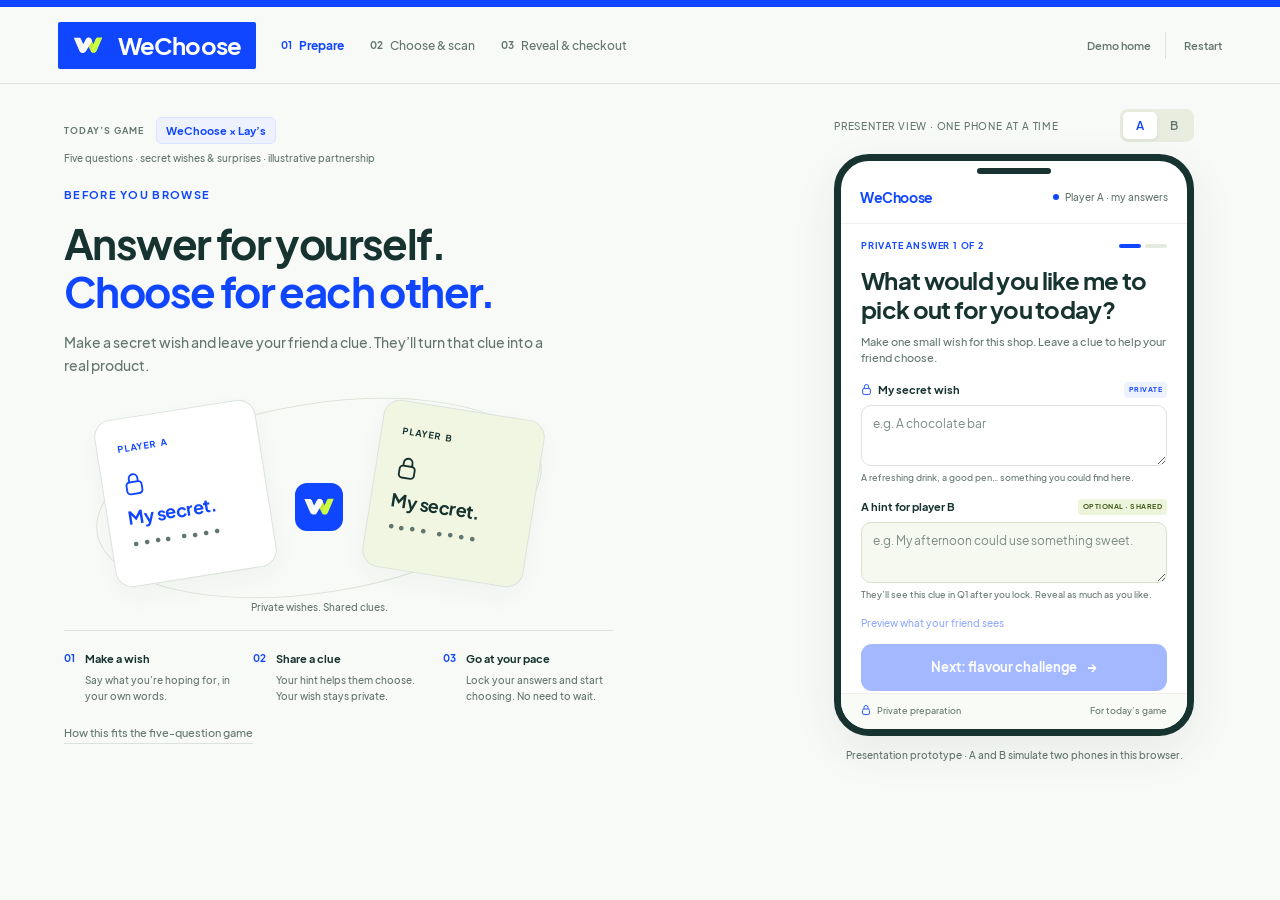
<file: index.html>
<!doctype html>
<html lang="en">
<head>
  <meta charset="utf-8">
  <meta name="viewport" content="width=device-width,initial-scale=1">
  <meta name="theme-color" content="#1046ff">
  <meta name="description" content="WeChoose Sector 2: an interactive presentation of choosing, scanning and keeping a friend's shopping picks secret.">
  <title>WeChoose — Choose & Scan</title>
  <link rel="stylesheet" href="styles.css">
  <link rel="stylesheet" href="prepare.css">
</head>
<body>
  <header class="topbar">
    <a class="brand" href="#" data-action="map" aria-label="WeChoose floor plan"><img src="assets/logo.svg" alt=""><span>WeChoose</span></a>
    <nav class="journey-nav" aria-label="Service stages"><a id="prepare-link" href="prepare.html"><b>01</b> Prepare</a><span class="journey-current" aria-current="page"><b>02</b> Choose & scan</span><button data-action="checkout"><b>03</b> Reveal & checkout</button></nav>
    <nav class="top-actions" aria-label="Presentation controls"><a class="text-button" href="demo.html">Demo home</a><button class="text-button" data-action="map">Floor plan</button><button class="text-button" data-action="notes" aria-expanded="false">Speaker notes</button><button class="text-button" data-action="reset">Restart</button></nav>
  </header>
  <main id="app"></main>
  <div id="overlay"></div>
  <div id="toast" class="toast" role="status" aria-live="polite"></div>
  <script src="catalog.js"></script>
  <script src="game-state.js"></script>
  <script src="app.js"></script>
</body>
</html>
</file>
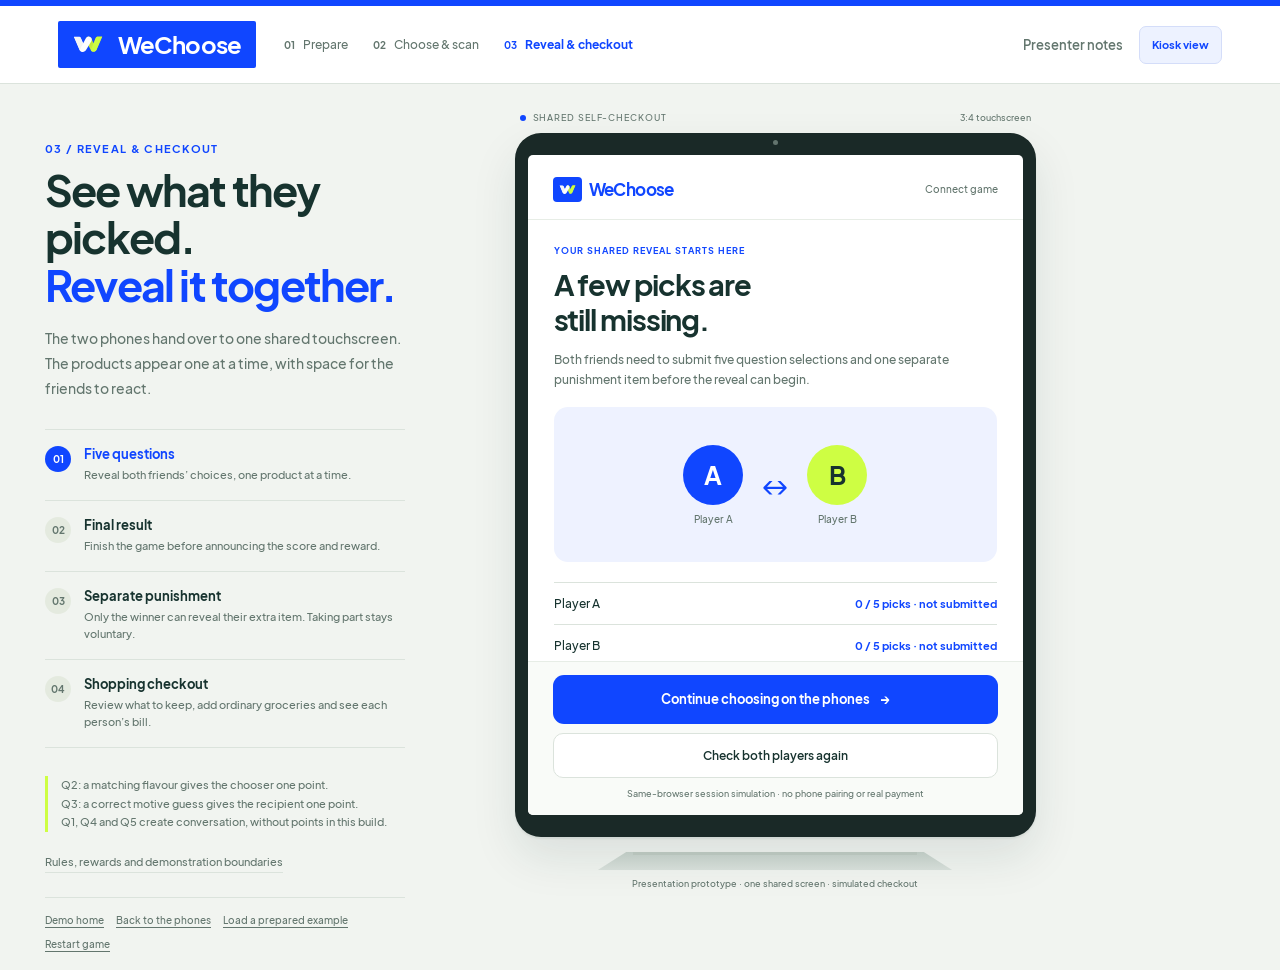
<file: checkout.html>
<!doctype html>
<html lang="en">
<head>
  <meta charset="utf-8">
  <meta name="viewport" content="width=device-width, initial-scale=1">
  <meta name="theme-color" content="#1046ff">
  <meta name="description" content="The WeChoose shared self-checkout: reveal five questions, see the result, then choose what to purchase.">
  <title>WeChoose — Reveal & checkout</title>
  <link rel="stylesheet" href="styles.css">
  <link rel="stylesheet" href="checkout.css">
</head>
<body class="checkout-body">
  <header class="checkout-topbar">
    <a class="brand" href="demo.html" aria-label="WeChoose demo home"><img src="assets/logo.svg" alt=""><span>WeChoose</span></a>
    <nav class="checkout-journey" aria-label="Service stages"><a href="prepare.html"><b>01</b> Prepare</a><a href="index.html?view=aisle&campaign=lays"><b>02</b> Choose & scan</a><span aria-current="page"><b>03</b> Reveal & checkout</span></nav>
    <div class="checkout-view-actions"><button class="text-button" data-action="notes">Presenter notes</button><button class="kiosk-view-toggle" data-action="kiosk-view" aria-pressed="false">Kiosk view</button></div>
  </header>
  <main class="checkout-layout">
    <aside id="checkout-story" class="checkout-story"></aside>
    <section class="kiosk-column" aria-label="Shared supermarket self-checkout">
      <div class="kiosk-label"><span><i></i> SHARED SELF-CHECKOUT</span><b>3:4 touchscreen</b></div>
      <div class="kiosk-shell"><div class="kiosk-camera" aria-hidden="true"></div><div id="checkout-screen" class="checkout-screen"></div></div>
      <div class="kiosk-base" aria-hidden="true"><span></span></div>
      <p class="kiosk-caption">Presentation prototype · one shared screen · simulated checkout</p>
    </section>
  </main>
  <div id="checkout-overlay"></div>
  <div id="toast" class="toast" role="status" aria-live="polite"></div>
  <script src="catalog.js"></script>
  <script src="game-state.js"></script>
  <script src="checkout.js"></script>
</body>
</html>
</file>
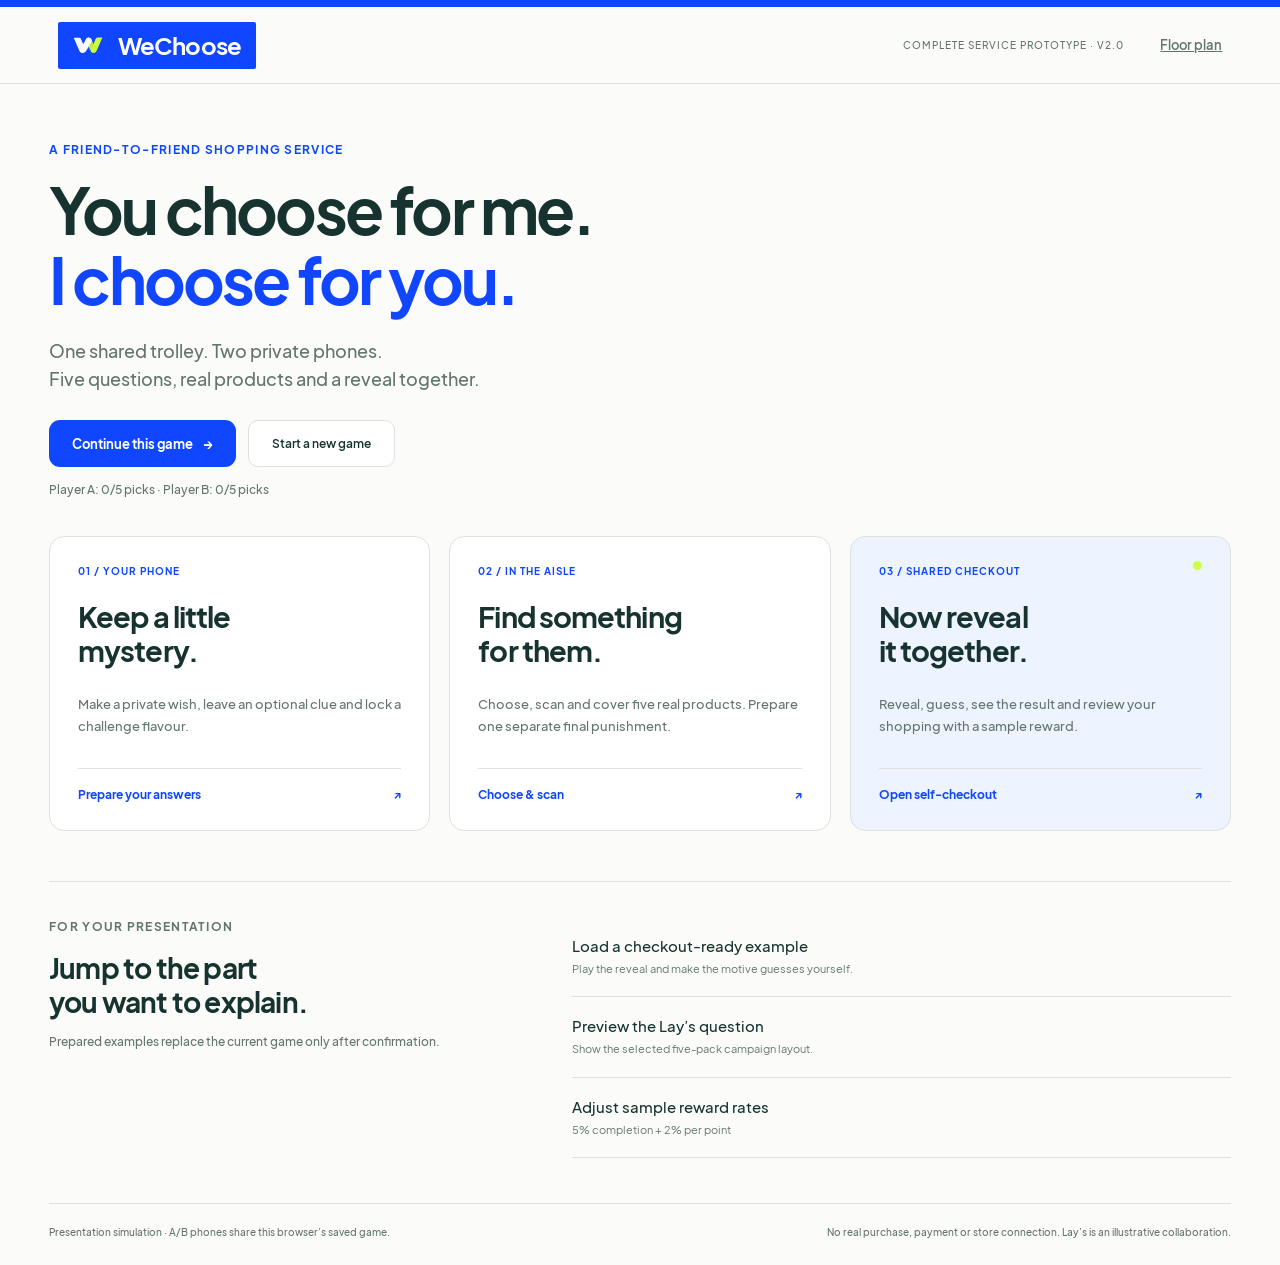
<file: demo.html>
<!doctype html>
<html lang="en"><head><meta charset="utf-8"><meta name="viewport" content="width=device-width,initial-scale=1"><meta name="theme-color" content="#1048f5"><meta name="description" content="Explore the complete WeChoose friend-to-friend shopping service, from secret preparation to self-checkout."><title>WeChoose — Complete Service Prototype V2.0</title><link rel="stylesheet" href="styles.css"><link rel="stylesheet" href="demo.css"></head>
<body class="demo-home"><header class="topbar"><a class="brand" href="demo.html"><img src="assets/logo.svg" alt=""><span>WeChoose</span></a><span class="demo-edition">COMPLETE SERVICE PROTOTYPE · V2.0</span><a class="text-button" href="index.html?view=map">Floor plan</a></header>
<main class="hub"><section class="hub-intro"><p class="eyebrow">A FRIEND-TO-FRIEND SHOPPING SERVICE</p><h1>You choose for me.<br><em>I choose for you.</em></h1><p>One shared trolley. Two private phones.<br>Five questions, real products and a reveal together.</p><div class="hub-primary"><button class="primary" id="continue">Continue this game <span aria-hidden="true">→</span></button><button class="secondary" id="new-game">Start a new game</button></div><p class="hub-status" id="game-status" aria-live="polite"></p></section>
<section class="hub-stages" aria-label="Three service touchpoints"><a class="hub-card" href="prepare.html?campaign=lays&player=A"><span class="hub-index">01 / YOUR PHONE</span><h2>Keep a little<br>mystery.</h2><p>Make a private wish, leave an optional clue and lock a challenge flavour.</p><strong>Prepare your answers <span aria-hidden="true">↗</span></strong></a><a class="hub-card" href="index.html?view=aisle&campaign=lays&player=A"><span class="hub-index">02 / IN THE AISLE</span><h2>Find something<br>for them.</h2><p>Choose, scan and cover five real products. Prepare one separate final punishment.</p><strong>Choose & scan <span aria-hidden="true">↗</span></strong></a><a class="hub-card hub-card-checkout" href="checkout.html"><span class="hub-index">03 / SHARED CHECKOUT</span><h2>Now reveal<br>it together.</h2><p>Reveal, guess, see the result and review your shopping with a sample reward.</p><strong>Open self-checkout <span aria-hidden="true">↗</span></strong></a></section>
<section class="hub-presenter"><div><p class="eyebrow">FOR YOUR PRESENTATION</p><h2>Jump to the part<br>you want to explain.</h2><p>Prepared examples replace the current game only after confirmation.</p></div><div class="hub-shortcuts"><button data-shortcut="checkout">Load a checkout-ready example <span>Play the reveal and make the motive guesses yourself.</span></button><button data-shortcut="lays">Preview the Lay’s question <span>Show the selected five-pack campaign layout.</span></button><button data-shortcut="rewards">Adjust sample reward rates <span id="reward-summary">5% completion + 2% per point</span></button></div></section>
<footer class="hub-footer"><span>Presentation simulation · A/B phones share this browser’s saved game.</span><span>No real purchase, payment or store connection. Lay’s is an illustrative collaboration.</span></footer></main><div id="overlay"></div><div id="toast" class="toast" role="status" aria-live="polite"></div>
<script src="catalog.js"></script><script src="game-state.js"></script><script src="demo.js"></script></body></html>
</file>
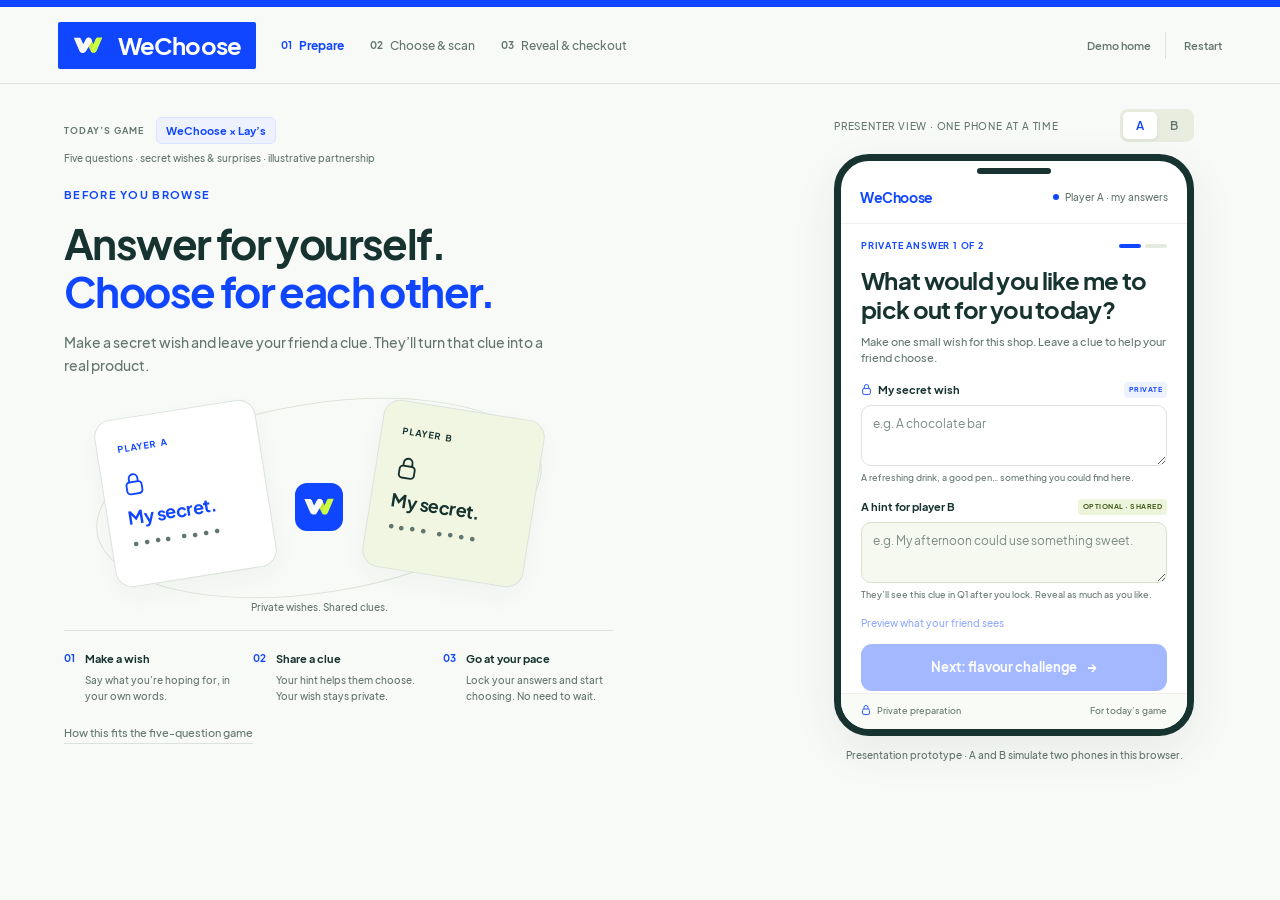
<file: prepare.html>
<!doctype html>
<html lang="en">
<head>
  <meta charset="utf-8">
  <meta name="viewport" content="width=device-width, initial-scale=1">
  <meta name="theme-color" content="#1046ff">
  <title>WeChoose — Prepare your secret answers</title>
  <meta name="description" content="Save your own secret answers before choosing real products for your friend.">
  <link rel="stylesheet" href="styles.css">
  <link rel="stylesheet" href="prepare.css">
</head>
<body class="preplay-body">
  <header class="topbar">
    <a class="brand" href="prepare.html" aria-label="WeChoose preparation"><img src="assets/logo.svg" alt=""><span>WeChoose</span></a>
    <nav class="journey-nav" aria-label="Service stages">
      <span class="journey-current" aria-current="page"><b>01</b> Prepare</span>
      <button data-action="aisle"><b>02</b> Choose & scan</button>
      <button data-action="checkout"><b>03</b> Reveal & checkout</button>
    </nav>
    <nav class="top-actions" aria-label="Presentation controls"><a class="text-button" href="demo.html">Demo home</a><button class="text-button restart-control" data-action="restart">Restart</button></nav>
  </header>
  <main id="prepare-app"></main>
  <div id="overlay"></div>
  <div id="toast" class="toast" role="status" aria-live="polite"></div>
  <script src="catalog.js"></script>
  <script src="game-state.js"></script>
  <script src="prepare.js"></script>
</body>
</html>
</file>
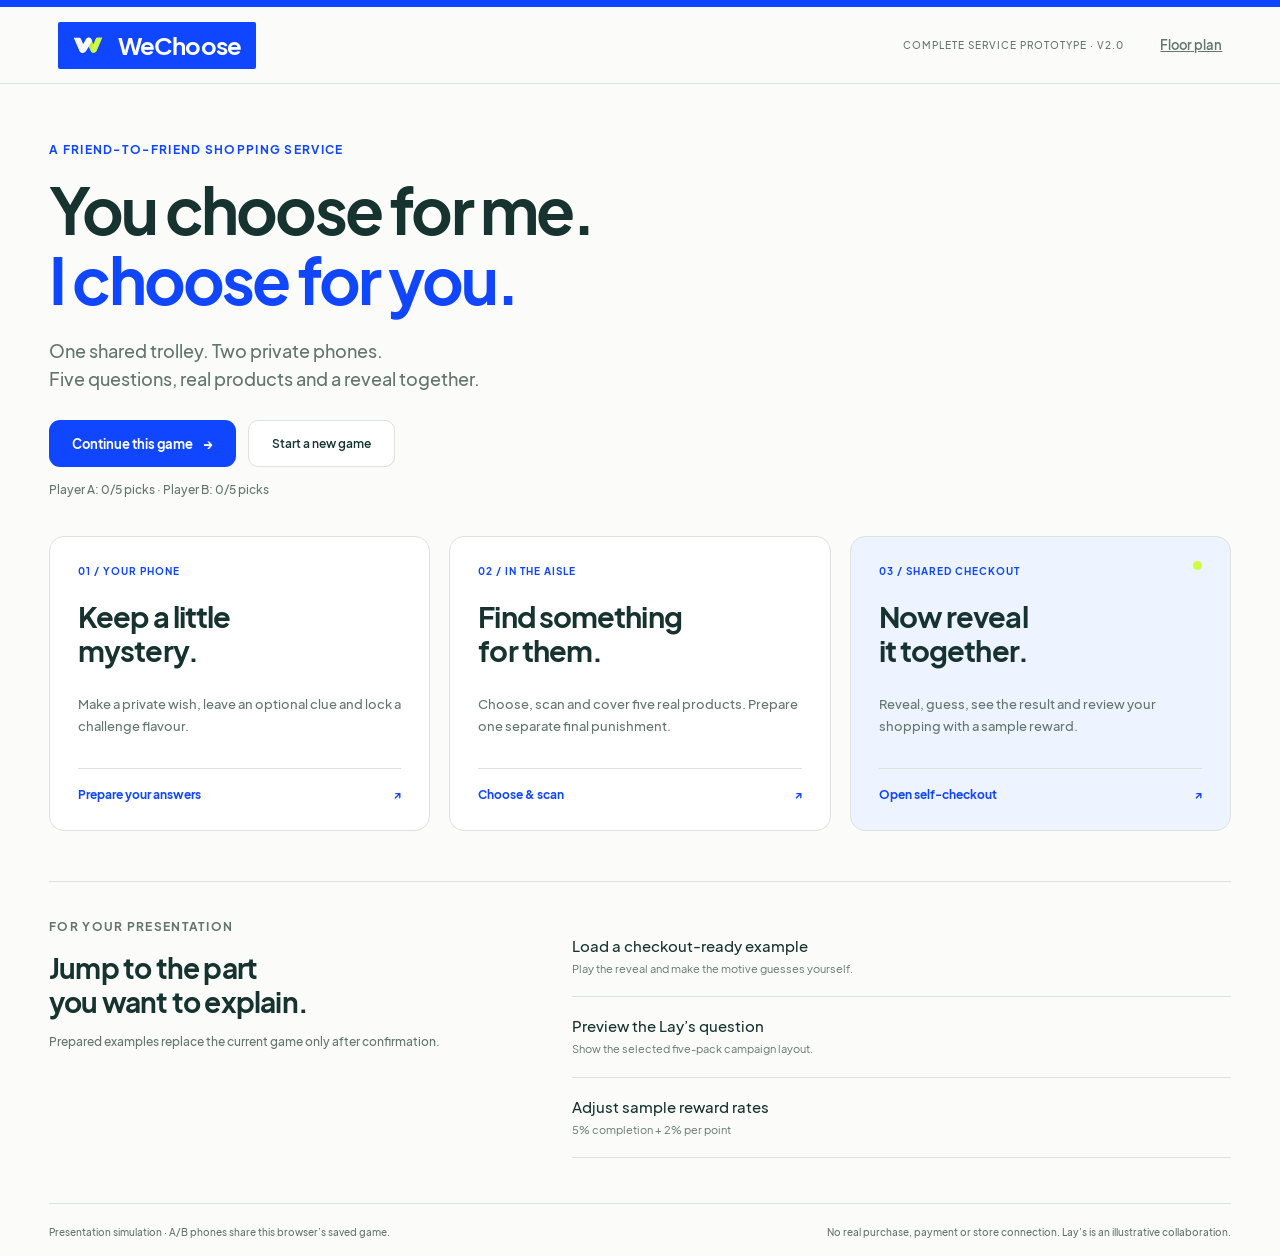
<file: START_HERE.html>
<!doctype html><html lang="en"><meta charset="utf-8"><meta http-equiv="refresh" content="0;url=demo.html"><title>Open WeChoose</title><p><a href="demo.html">Open the complete WeChoose prototype</a>. Use Open_WeChoose.cmd to start the local server.</p></html>
</file>
<file: styles.css>
@font-face{font-family:Jakarta;src:url('assets/fonts/PlusJakartaSans-Regular.ttf') format('truetype');font-weight:400;font-display:swap}
@font-face{font-family:Jakarta;src:url('assets/fonts/PlusJakartaSans-Medium.ttf') format('truetype');font-weight:500;font-display:swap}
@font-face{font-family:Jakarta;src:url('assets/fonts/PlusJakartaSans-SemiBold.ttf') format('truetype');font-weight:600;font-display:swap}
@font-face{font-family:Jakarta;src:url('assets/fonts/PlusJakartaSans-Bold.ttf') format('truetype');font-weight:700;font-display:swap}
:root{--blue:#1046ff;--lime:#cefe43;--ink:#17332f;--muted:#63766e;--line:#dbe3dc;--paper:#f8faf7;--white:#fff;--soft:#eef2ff;--radius:16px}
*{box-sizing:border-box}body{margin:0;background:var(--paper);color:var(--ink);font-family:Jakarta,Arial,sans-serif;font-size:15px;font-weight:500}button,input{font:inherit}button,a{-webkit-tap-highlight-color:transparent}button{cursor:pointer}button:disabled{cursor:not-allowed;opacity:.38}button:focus-visible,a:focus-visible,input:focus-visible{outline:3px solid #5980ff;outline-offset:4px}button{border:0}a{color:inherit}svg{display:block}.topbar{height:84px;border-top:7px solid var(--blue);border-bottom:1px solid var(--line);padding:0 4.5%;display:flex;align-items:center;gap:36px}.brand{display:flex;align-items:center;gap:10px;text-decoration:none;font-size:24px;font-weight:700;letter-spacing:-.8px;background:var(--blue);padding:6px 15px 7px 10px;color:white;border-radius:2px}.brand img{height:34px;width:40px;object-fit:contain}.section-label{display:flex;align-items:center;gap:10px;font-size:15px;white-space:nowrap}.section-label>span{color:var(--blue);font-weight:700}.top-actions{margin-left:auto;display:flex;gap:18px;align-items:center}.text-button{background:none;padding:7px 0;color:var(--muted);font-size:13px;font-weight:600}.text-button:hover{color:var(--blue)}.top-actions .text-button:last-child{border-left:1px solid var(--line);padding-left:18px}.stage{max-width:1440px;margin:auto;display:grid;grid-template-columns:minmax(500px,1fr) 404px;gap:64px;padding:29px 5% 24px;align-items:start}.story{padding-top:8px;min-width:0}.eyebrow{font-size:12px;font-weight:700;color:var(--blue);letter-spacing:1.3px;text-transform:uppercase;margin:0 0 11px}.story h1{font-size:45px;line-height:1.08;letter-spacing:-1.8px;margin:0 0 16px;max-width:620px;font-weight:700}.story h1 em{font-style:normal;color:var(--blue)}.story-intro{font-size:16px;line-height:1.65;max-width:550px;margin:0;color:var(--muted)}.physical-steps{margin-top:24px;display:flex;border-bottom:1px solid var(--line);gap:26px}.physical-step{display:flex;gap:7px;align-items:center;position:relative;padding:0 0 11px;font-size:12px;color:var(--muted);white-space:nowrap}.physical-step.active{color:var(--blue);font-weight:700}.physical-step.active:after{content:"";position:absolute;height:3px;background:var(--blue);bottom:-1px;left:0;right:0}.physical-step b{font-size:10px;font-weight:700}.scene{margin:14px 0 0;position:relative;overflow:hidden;background:white}.scene img{display:block;width:100%;aspect-ratio:1.776;object-fit:contain;max-height:295px}.scene figcaption{padding:13px 0 0;background:var(--paper);display:flex;gap:16px;line-height:1.55}.scene figcaption strong{flex-shrink:0;font-size:14px;max-width:175px}.scene figcaption span{color:var(--muted);font-size:13px}.physical-key{display:flex;gap:20px;margin-top:16px;padding-top:14px;border-top:1px solid var(--line);font-size:11px;line-height:1.6;color:var(--muted)}.physical-key span{display:flex;gap:7px}.physical-key i{height:8px;width:8px;border-radius:50%;margin-top:4px;flex-shrink:0;background:var(--blue)}.physical-key span:last-child i{background:#aab6ae}.phone-column{display:flex;flex-direction:column;align-items:center;gap:12px;min-width:0}.presenter-switch{display:flex;align-items:center;justify-content:space-between;width:360px}.presenter-switch>span{font-size:10px;letter-spacing:.8px;color:var(--muted);text-transform:uppercase}.player-switch{display:flex;background:#e8eddf;padding:3px;border-radius:8px}.player-switch button{padding:6px 13px;border-radius:5px;background:transparent;color:var(--muted);font-size:12px;font-weight:600}.player-switch button.selected{background:white;color:var(--blue);box-shadow:0 1px 4px #15332f12}.phone{width:360px;height:582px;background:white;border:7px solid var(--ink);border-radius:35px;overflow:hidden;box-shadow:0 15px 45px #17332f14;display:flex;flex-direction:column;position:relative}.phone:before{content:"";width:74px;height:6px;flex-shrink:0;background:var(--ink);border-radius:5px;margin:7px auto 9px}.phone-head{display:flex;align-items:center;justify-content:space-between;padding:0 19px 13px;border-bottom:1px solid #edf0eb;gap:12px;min-height:41px}.phone-head .small-brand{color:var(--blue);font-size:14px;font-weight:700;letter-spacing:-.4px}.phone-head .identity{font-size:10px;color:var(--muted);display:flex;align-items:center;gap:6px}.identity i{height:6px;width:6px;border-radius:50%;background:var(--blue)}.phone-content{flex:1;overflow:auto;scrollbar-width:thin;min-height:0;display:flex;flex-direction:column;padding:20px 21px 13px;animation:screenIn .28s ease}.phone-bottom{display:flex;justify-content:space-between;align-items:center;gap:10px;padding:10px 20px 13px;border-top:1px solid #edf0eb;background:#f9fbf7;font-size:10px;color:var(--muted)}.phone-bottom strong{color:var(--ink);font-weight:600}.phone-bottom .progress-mini{display:flex;gap:3px}.progress-mini span{width:5px;height:5px;border-radius:50%;background:#d7dfd3}.progress-mini span.done{background:var(--blue)}.round-header{display:flex;align-items:center;justify-content:space-between;font-size:10px;color:var(--muted);margin-bottom:12px}.round-header strong{color:var(--blue);font-weight:700;letter-spacing:.7px}.round-dots{display:flex;gap:6px;margin-bottom:23px}.round-dots span{height:4px;background:#e5eadd;border-radius:3px;flex:1}.round-dots span.done{background:var(--lime)}.round-dots span.current{background:var(--blue)}.question-title{font-size:26px;line-height:1.23;letter-spacing:-.7px;font-weight:700;margin:0 0 14px}.question-desc{font-size:13px;line-height:1.65;color:var(--muted);margin:0 0 20px}.quiet-box{background:var(--paper);border:1px solid var(--line);border-radius:11px;padding:13px;margin:0 0 16px;display:flex;align-items:flex-start;gap:10px;font-size:11px;line-height:1.6;color:var(--muted)}.quiet-box svg{flex-shrink:0;color:var(--blue);margin-top:2px}.quiet-box strong{color:var(--ink);display:block;font-size:12px;margin-bottom:3px}.phone-actions{margin-top:auto;padding-top:12px;display:flex;flex-direction:column;gap:9px}.primary{background:var(--blue);color:white;font-weight:700;font-size:13px;border-radius:11px;min-height:47px;padding:12px 18px;display:flex;align-items:center;justify-content:center;gap:10px;transition:transform .16s,background .16s}.primary:hover{background:#0835d6;transform:translateY(-1px)}.primary.lime{background:var(--lime);color:var(--ink)}.primary.lime:hover{background:#c2f32f}.secondary{border:1px solid var(--line);background:white;color:var(--ink);min-height:42px;border-radius:10px;font-size:12px;font-weight:600;padding:10px 16px}.phone-footnote{font-size:10px;line-height:1.5;color:var(--muted);text-align:center;margin:3px 0 0}.preset-link{font-size:10px;color:var(--muted);background:none;text-decoration:underline;text-underline-offset:3px;padding:1px 0}.preset-note{max-width:360px;font-size:10px;line-height:1.5;color:var(--muted);text-align:center;margin:0}.back-row{display:flex;align-items:center;justify-content:space-between;gap:10px;margin:-4px 0 14px}.back-row button{display:flex;align-items:center;gap:6px;background:none;color:var(--blue);font-size:11px;padding:0}.demo-badge{font-size:9px;text-transform:uppercase;letter-spacing:.6px;color:var(--muted);background:var(--paper);border-radius:4px;padding:4px 6px}.scanner-window{height:83px;background:#f0f4ff;border-radius:12px;position:relative;display:flex;justify-content:center;align-items:center;margin-bottom:13px;overflow:hidden;color:var(--blue)}.scanner-window:before,.scanner-window:after{content:"";width:29px;height:29px;position:absolute;border:2px solid var(--blue);opacity:.65}.scanner-window:before{left:22px;top:17px;border-right:0;border-bottom:0;border-radius:4px 0 0}.scanner-window:after{right:22px;bottom:17px;border-left:0;border-top:0;border-radius:0 0 4px}.scan-line{position:absolute;left:22px;right:22px;top:20%;height:1px;background:var(--blue);box-shadow:0 0 8px #1046ff80;animation:scan 2.2s ease-in-out infinite}.barcode-form{display:flex;gap:6px;margin-bottom:4px}.barcode-form input{width:0;flex:1;min-width:0;border:1px solid var(--line);border-radius:8px;padding:10px;font-size:11px;color:var(--ink)}.barcode-form button{background:var(--blue);color:white;font-size:11px;border-radius:8px;padding:8px 13px}.field-error{font-size:10px;line-height:1.4;color:#a52d23;margin:3px 0 8px;min-height:14px}.sample-label{margin:5px 0 9px;font-size:10px;color:var(--muted);display:flex;justify-content:space-between}.sample-grid{display:grid;grid-template-columns:1fr 1fr;gap:7px}.sample-product{border:1px solid var(--line);background:white;border-radius:10px;text-align:left;padding:9px;display:flex;align-items:center;gap:8px;min-height:65px;color:var(--ink)}.sample-product:hover{border-color:var(--blue);background:#f7f9ff}.sample-product .emoji{font-size:27px;flex-shrink:0}.sample-product .product-copy{font-size:10px;line-height:1.35;font-weight:600}.sample-product small{display:block;font-size:8px;margin-top:4px;color:var(--muted);font-weight:400}.scan-explainer{margin:11px 0 0;font-size:9px;line-height:1.5;color:var(--muted)}.product-hero{display:flex;align-items:center;gap:13px;background:var(--paper);padding:17px;border-radius:13px;margin:0 0 17px}.product-hero .emoji{font-size:58px;line-height:1.1}.product-hero h3{font-size:17px;line-height:1.3;letter-spacing:-.4px;margin:0 0 5px}.product-hero p{font-size:10px;color:var(--muted);margin:0}.product-code{font-size:9px;color:var(--muted);margin:0 0 16px}.motive-fieldset{padding:0;margin:0 0 12px;border:0}.motive-fieldset legend{font-size:12px;font-weight:700;margin-bottom:7px}.motive-option{display:flex;align-items:center;gap:9px;border:1px solid var(--line);border-radius:9px;padding:10px;margin-bottom:6px;font-size:11px;line-height:1.4;cursor:pointer}.motive-option:has(input:checked){border-color:var(--blue);background:#f1f5ff}.motive-option input{accent-color:var(--blue);flex-shrink:0;margin:0}.motive-note{font-size:9px;line-height:1.5;color:var(--muted);margin:0}.success-mark{height:64px;width:64px;border-radius:50%;display:flex;align-items:center;justify-content:center;background:var(--lime);margin:13px 0 19px;animation:pop .4s ease}.success-mark.blue{background:var(--soft);color:var(--blue)}.success-title{font-size:29px;line-height:1.2;letter-spacing:-.8px;margin:0 0 12px}.success-copy{font-size:13px;line-height:1.6;color:var(--muted);margin:0 0 16px}.selection-strip{display:flex;gap:8px;flex-wrap:wrap;margin:14px 0 20px}.sealed-item{background:var(--soft);color:var(--blue);border-radius:7px;padding:8px 7px;font-size:10px;display:flex;align-items:center;gap:5px}.status-list{margin:4px 0 18px;border-top:1px solid var(--line)}.status-row{display:flex;justify-content:space-between;align-items:center;padding:12px 0;border-bottom:1px solid var(--line);font-size:11px}.status-row strong{font-size:10px;color:var(--blue)}.stage-note{border-left:3px solid var(--lime);padding-left:12px;font-size:11px;line-height:1.6;color:var(--muted);margin:5px 0 16px}.review-list{margin:0 0 10px;list-style:none;padding:0}.review-list li{display:flex;align-items:center;gap:8px;padding:8px 0;border-bottom:1px solid var(--line);font-size:11px}.review-list li strong{color:var(--blue);width:23px;flex-shrink:0}.review-list li button{margin-left:auto;color:var(--blue);background:none;font-size:10px}.mini-product{font-size:18px}.note-trigger{border-bottom:1px solid var(--line);font-size:10px;background:transparent;padding:4px 0;color:var(--muted);align-self:center}.map-stage{max-width:1400px;margin:0 auto;padding:24px 4.5% 28px}.map-heading{display:flex;justify-content:space-between;align-items:end;gap:24px;margin-bottom:18px}.map-heading h1{font-size:40px;letter-spacing:-1.3px;margin:0}.map-heading p{font-size:13px;color:var(--muted);line-height:1.6;max-width:390px;margin:0}.map-image{margin:0;border:1px solid var(--line);background:#fff;max-height:calc(100vh - 275px);min-height:250px;overflow:hidden}.map-image img{display:block;width:100%;height:100%;max-height:calc(100vh - 275px);object-fit:contain}.map-footer{display:flex;align-items:center;justify-content:space-between;gap:20px;margin-top:18px}.map-footer .ready-label{display:flex;gap:12px;align-items:center;font-size:12px;line-height:1.5;color:var(--muted)}.ready-label>i{display:flex;align-items:center;justify-content:center;height:32px;width:32px;border-radius:50%;background:var(--lime);color:var(--ink);flex-shrink:0}.map-footer .primary{padding:13px 28px;min-width:230px}.preset-banner{background:#f1f4e8;color:var(--ink);padding:8px 12px;border-radius:6px;font-size:10px;text-align:center;margin-bottom:12px;border:1px solid #dbe4c3}.modal-backdrop{position:fixed;inset:0;background:#0b231e66;backdrop-filter:blur(4px);z-index:20;display:flex;align-items:center;justify-content:center;padding:24px}.modal{background:var(--paper);width:min(670px,100%);max-height:86vh;overflow:auto;border-radius:18px;padding:29px;box-shadow:0 30px 100px #0b231e30}.modal-top{display:flex;justify-content:space-between;align-items:start;gap:20px;margin-bottom:17px}.modal h2{font-size:25px;letter-spacing:-.7px;margin:0}.modal-top button{background:none;color:var(--muted);font-size:22px;padding:0 4px;line-height:1}.modal p{font-size:13px;line-height:1.7;color:var(--muted)}.script-beat{padding:13px 0;border-top:1px solid var(--line)}.script-beat b{font-size:11px;color:var(--blue);text-transform:uppercase;letter-spacing:.8px}.script-beat p{margin:7px 0 0;font-size:13px;line-height:1.7}.modal-actions{display:flex;justify-content:flex-end;gap:10px;margin-top:21px}.modal video{display:block;width:100%;max-height:50vh;background:white;margin-top:16px;border-radius:8px}.toast{position:fixed;bottom:20px;left:50%;transform:translate(-50%,15px);padding:12px 18px;border-radius:10px;background:var(--ink);color:white;font-size:12px;z-index:30;opacity:0;pointer-events:none;transition:.2s;max-width:90vw;text-align:center}.toast.visible{transform:translate(-50%,0);opacity:1}.sr-only{position:absolute;width:1px;height:1px;padding:0;margin:-1px;overflow:hidden;clip:rect(0,0,0,0);white-space:nowrap;border:0}@keyframes screenIn{from{opacity:.3;transform:translateY(5px)}to{opacity:1;transform:translateY(0)}}@keyframes pop{0%{transform:scale(.8)}60%{transform:scale(1.06)}100%{transform:scale(1)}}@keyframes scan{0%,100%{top:20%}50%{top:78%}}
@media(min-width:1450px){.stage{gap:82px}.phone{height:622px}.scene img{max-height:330px}.story h1{font-size:50px}}
@media(max-width:1150px){.stage{grid-template-columns:minmax(370px,1fr) 370px;gap:30px;padding-left:4%;padding-right:4%}.story h1{font-size:39px}.topbar{gap:20px}.top-actions{gap:12px}.scene img{max-height:265px}.physical-steps{gap:17px}.physical-step{font-size:11px}.scene figcaption{display:block}.scene figcaption strong{display:block;max-width:none;margin-bottom:5px}.physical-key{gap:12px}}
@media(max-width:850px){.topbar{height:74px;padding:0 20px;gap:16px}.brand{font-size:20px}.brand img{width:32px;height:28px}.section-label{font-size:12px}.top-actions{gap:11px}.top-actions .text-button{font-size:11px}.top-actions .text-button:last-child{padding-left:11px}.stage{display:flex;flex-direction:column;padding:22px 20px;gap:22px;max-width:680px}.story{width:100%;padding:0}.story h1{font-size:35px;margin-bottom:10px}.story-intro{font-size:13px;max-width:none}.physical-steps{margin-top:16px}.scene{display:none}.physical-key{margin-top:12px;padding-top:0;border:0}.phone-column{align-self:center}.map-stage{padding:23px 20px}.map-heading{display:block}.map-heading h1{font-size:32px;margin-bottom:10px}.map-heading p{max-width:none}.map-image,.map-image img{max-height:none;min-height:0}.map-footer{align-items:start}.map-footer .primary{min-width:0}.map-footer .ready-label{font-size:10px}.modal{padding:22px}.phone{height:582px}}
@media(max-width:540px){.topbar{flex-wrap:wrap;height:auto;min-height:105px;padding-top:10px;padding-bottom:10px;gap:9px 15px}.top-actions{width:100%;margin:0;justify-content:space-between}.section-label{margin-left:auto}.top-actions .text-button:last-child{border:0;padding-left:0}.stage{padding:20px 14px}.phone,.presenter-switch{width:min(360px,calc(100vw - 30px))}.phone{height:590px;border-width:6px}.story h1{font-size:31px;letter-spacing:-1px}.story-intro{font-size:12px}.eyebrow{font-size:10px}.physical-steps{gap:18px}.physical-key{display:none}.map-heading h1{font-size:29px}.map-footer{flex-direction:column}.map-footer .primary{width:100%}.map-image{margin-left:-10px;margin-right:-10px}.scene figcaption span{font-size:12px}.modal-actions{flex-direction:column-reverse}.modal-actions button{width:100%}}
@media(prefers-reduced-motion:reduce){*,*:before,*:after{animation:none!important;transition:none!important;scroll-behavior:auto!important}}

/* A partner edition changes one prompt, while retaining the five-question flow. */
.campaign-controls{display:flex;align-items:center;gap:12px;margin-bottom:8px;flex-wrap:wrap}.campaign-controls>span{font-size:9px;font-weight:700;letter-spacing:1px;color:var(--muted)}.edition-switch{display:flex;background:#e9eee4;padding:3px;border-radius:8px}.edition-switch button{font-size:11px;padding:6px 10px;color:var(--muted);background:transparent;border-radius:6px}.edition-switch button[aria-pressed=true]{background:white;color:var(--blue);box-shadow:0 1px 4px #17332f0d}.campaign-controls>.text-button{font-size:11px;color:var(--blue)}.campaign-disclosure{font-size:10px;line-height:1.5;color:var(--muted);margin:0 0 15px}.campaign-disclosure button{font-size:10px;background:none;color:var(--blue);text-decoration:underline;padding:0 0 0 7px}.campaign-label{display:inline-block;font-size:9px;font-weight:700;letter-spacing:1px;color:var(--blue);margin-top:13px}.campaign-question .question-title{font-size:24px;letter-spacing:-.7px;line-height:1.15;margin:9px 0 8px}.campaign-question .question-desc{font-size:12px;line-height:1.55;margin:0 0 11px}/* A single product composition, rather than five separate product cards. */
/* Selected C: original 342 x 258 composition, scaled as one unit. */
.flavour-gallery{position:relative;isolation:isolate;width:86%;height:auto;aspect-ratio:342 / 258;margin:0 auto 6px;padding:0;overflow:visible}
/* Inset the complete C artwork, including rotated outer packs, within a safe frame. */
.flavour-composition{position:absolute;inset:10%;overflow:visible;isolation:isolate}
.flavour-backdrop{position:absolute;pointer-events:none;z-index:0}
.backdrop-blue{left:14.6199%;top:3.4884%;width:70.7602%;height:89.1473%;background:#dbe5ff;border-radius:50%;transform:rotate(-16deg)}
.backdrop-lime{left:27.4854%;top:12.4031%;width:60.2339%;height:83.3333%;background:#e4f5b0;border-radius:45% 49% 52% 43% / 48% 55% 39% 51%;transform:rotate(19deg)}
.flavour-ground{position:absolute;left:7.31%;right:7.31%;bottom:1.55%;height:9.30%;background:radial-gradient(ellipse,#17332f1c,transparent 70%);z-index:1}
.flavour-shot{position:absolute;width:1px;transform-origin:50% 80%}
.flavour-shot img{position:absolute;left:50%;top:0;height:100%;width:auto;max-width:none;object-fit:contain;transform:translateX(-50%);filter:drop-shadow(0 5px 4px #102b3621)}
.pack-1{left:27.4854%;top:6.2016%;height:56.2016%;z-index:2;transform:rotate(-16deg)}
.pack-2{left:72.8070%;top:6.2016%;height:56.2016%;z-index:3;transform:rotate(16deg)}
.pack-3{left:15.2047%;top:32.1705%;height:54.6512%;z-index:4;transform:rotate(-16deg)}
.pack-4{left:84.5029%;top:32.5581%;height:54.6512%;z-index:5;transform:rotate(17deg)}
.pack-5{left:50%;top:9.3023%;height:86.4341%;z-index:6;transform:rotate(-2deg)}
.campaign-hint{display:flex;align-items:center;gap:9px;color:var(--blue);padding:9px 0;border-bottom:1px solid var(--line)}.campaign-hint p{font-size:11px;line-height:1.5;color:var(--muted);margin:0}.campaign-question .phone-actions{margin-top:14px}.campaign-question .phone-footnote{font-size:10px}.pack-photo{display:block;object-fit:contain}.sample-product>.pack-photo{width:45px;height:55px;flex-shrink:0}.product-hero.with-photo{align-items:center;gap:13px;margin-top:16px}.product-hero.with-photo>.pack-photo{width:110px;height:150px}.product-hero.with-photo h3{font-size:18px;line-height:1.25}.mini-product>.pack-photo{width:24px;height:32px}.mini-product>.emoji{font-size:18px}.source-list{padding-left:20px;font-size:13px;line-height:1.6;color:var(--blue)}.source-list li{margin:10px 0}.campaign-question .round-dots{margin-bottom:0}@media(max-width:850px){.campaign-controls{margin-bottom:8px}.campaign-disclosure{font-size:9px;margin-bottom:12px}}@media(min-width:1450px){}


/* Keep the action visible below the denser photo composition. */
.campaign-question .round-header{margin-bottom:8px}
.campaign-question .campaign-label{margin-top:8px}
.campaign-question .question-title{margin:6px 0}
.campaign-question .question-desc{margin-bottom:6px;line-height:1.4}
.campaign-question .campaign-hint{padding:5px 0}
.campaign-question .phone-actions{margin-top:10px;padding-top:0;gap:4px}
.campaign-question .phone-footnote{font-size:9px;margin:0;line-height:1.4}

.phone-content:has(.campaign-question){padding-top:14px;padding-bottom:8px}


/* Complete service handoff and private review. */
.handoff-actions{display:flex;align-items:center;gap:12px;flex-wrap:wrap}.handoff-actions .primary{min-width:190px}.punishment-review{display:flex;gap:9px;align-items:center;padding:13px 0;border-top:1px solid var(--line);border-bottom:1px solid var(--line)}.punishment-review .mini-product{width:35px;min-width:35px}.punishment-review>div{min-width:0;flex:1}.punishment-review small{display:block;font-size:8px;color:var(--muted);margin-bottom:5px}.punishment-review strong{display:block;font-size:11px;line-height:1.5;overflow-wrap:anywhere}.punishment-review button{font-size:10px;background:none;color:var(--blue);padding:8px}.checkout-ready-list{background:var(--paper);border:1px solid var(--line);border-radius:10px;padding:8px 16px}.checkout-ready-list p{display:flex;justify-content:space-between;gap:20px;font-size:12px}.top-actions>a.text-button{text-decoration:none;white-space:nowrap}.topbar .brand{flex-shrink:0}.question-title,.question-desc,.product-copy,.success-copy{overflow-wrap:anywhere}@media(max-width:540px){.map-footer{align-items:stretch!important;gap:17px!important}.handoff-actions{justify-content:flex-end;width:100%}.journey-nav>button,.journey-nav>a,.journey-nav>span{font-size:10px!important}.topbar .journey-nav{gap:10px}.punishment-review strong{font-size:10px}}
</file>
<file: prepare.css>
.journey-nav{display:flex;align-items:center;gap:26px;font-size:12px;flex:1}.journey-nav>span,.journey-nav>button{display:flex;align-items:center;gap:7px;white-space:nowrap}.journey-nav button{padding:10px 0;background:none;color:var(--muted);font-size:12px}.journey-nav b{font-size:10px}.journey-current{color:var(--blue);font-weight:700}.journey-future{color:var(--muted)}.journey-future small{font-size:8px;font-weight:600;background:#e8ede5;padding:4px 5px;border-radius:4px;margin-left:2px}.preplay-stage{gap:70px;padding-top:25px;max-width:1400px}.preplay-story h1{font-size:42px;letter-spacing:-1.6px;line-height:1.15;margin:18px 0 15px}.preplay-story .story-intro{font-size:14px;max-width:480px}.preplay-story .eyebrow{margin-top:24px;font-size:11px}.preplay-campaign-note{font-size:10px;color:var(--muted);margin:8px 0 0}.secret-illustration{position:relative;width:100%;max-width:510px;height:238px;margin:10px 0 5px;isolation:isolate}.orbit-ring{position:absolute;inset:16px 30px 32px;border:1px solid #dce4d9;border-radius:50%;transform:rotate(-9deg)}.secret-card{width:163px;height:169px;background:white;border:1px solid var(--line);border-radius:17px;padding:17px 20px;position:absolute;top:22px;box-shadow:0 10px 25px #17332f09}.secret-card>span{font-size:9px;letter-spacing:1.2px;font-weight:700}.secret-card b{font-size:18px;display:block;letter-spacing:-.4px;margin:9px 0 3px}.secret-card>i{font-style:normal;letter-spacing:3px;font-size:13px;color:var(--muted)}.card-a{left:40px;transform:rotate(-9deg);color:var(--blue)}.card-b{right:39px;transform:rotate(9deg);background:#f0f6e2;color:var(--ink)}.card-lock{margin-top:18px;display:flex}.card-lock svg{width:22px;height:24px}.pair-mark{position:absolute;left:50%;top:91px;transform:translateX(-50%);width:58px;height:58px;background:var(--blue);border:5px solid var(--paper);border-radius:17px;display:flex;align-items:center;justify-content:center;z-index:2}.pair-mark img{width:40px;height:35px}.privacy-caption{position:absolute;bottom:12px;left:0;right:0;text-align:center;font-size:10px;color:var(--muted)}.preplay-principles{display:grid;grid-template-columns:repeat(3,1fr);gap:18px;padding-top:19px;border-top:1px solid var(--line);max-width:550px}.preplay-principles>div{display:flex;gap:10px}.preplay-principles b{color:var(--blue);font-size:10px;padding-top:2px}.preplay-principles span{font-size:10px;color:var(--muted);line-height:1.6}.preplay-principles strong{display:block;color:var(--ink);font-size:11px;margin-bottom:5px}.preplay-story>.note-trigger{margin-top:18px;font-size:11px}.preplay-phone{height:582px}.preplay-phone .phone-content{padding:20px 20px 16px;animation:none}.preplay-phone .question-title{font-size:26px;margin-bottom:11px}.preplay-phone .question-desc{font-size:12px;line-height:1.65;margin-bottom:18px}.preparation-progress{display:flex;justify-content:space-between;align-items:center;gap:8px;margin-bottom:20px}.preparation-progress>span{font-size:9px;letter-spacing:.8px;font-weight:700;color:var(--blue)}.preparation-progress>div{display:flex;gap:4px}.preparation-progress i{width:22px;height:4px;background:#e4eadd;border-radius:3px}.preparation-progress i.current{background:var(--blue)}.preparation-progress i.done{background:#8fbf08}.category-options,.flavour-options{margin:0;padding:0;border:0}.category-options{display:grid;grid-template-columns:1fr 1fr;gap:10px}.category-option{position:relative;display:flex;flex-direction:column;align-items:flex-start;gap:10px;padding:15px 13px 13px;border:1px solid var(--line);border-radius:12px;font-size:11px;cursor:pointer;background:white;min-height:103px;transition:background .15s,border-color .15s}.category-option input,.flavour-option input{position:absolute;inset:0;opacity:0;width:100%;height:100%;margin:0;cursor:pointer}.category-option:has(input:checked),.flavour-option:has(input:checked){background:#f0f4ff;border-color:var(--blue);box-shadow:inset 0 0 0 .5px var(--blue)}.category-option:has(input:focus-visible),.flavour-option:has(input:focus-visible){outline:3px solid #5980ff;outline-offset:3px}.category-option i{font-style:normal;position:absolute;right:11px;top:10px;color:var(--blue);font-size:13px;font-weight:700}.category-icon{color:var(--blue);height:33px;display:flex;align-items:center}.privacy-line{display:flex;align-items:center;gap:8px;font-size:10px;color:var(--muted);margin:17px 0 5px}.privacy-line svg{width:12px;height:14px;color:var(--blue)}.preplay-feature{display:block;font-size:9px;line-height:1.5;font-weight:700;letter-spacing:.7px;color:var(--blue);margin:0 0 8px}.flavour-options{display:flex;flex-direction:column;gap:6px}.flavour-option{display:flex;align-items:center;gap:13px;min-height:57px;position:relative;padding:5px 10px;border:1px solid var(--line);border-radius:9px;cursor:pointer;background:white}.flavour-option img{width:34px;height:45px;object-fit:contain;flex-shrink:0}.flavour-option>span{font-size:10px;font-weight:600;line-height:1.4;max-width:175px}.flavour-option>i{margin-left:auto;font-style:normal;font-weight:700;font-size:13px;color:var(--blue);min-width:14px}.preplay-phone:has(.flavour-options) .question-title{font-size:23px;margin-bottom:8px}.preplay-phone:has(.flavour-options) .question-desc{font-size:11px;line-height:1.5;margin-bottom:11px}.preplay-phone:has(.flavour-options) .preparation-progress{margin-bottom:10px}.preplay-phone:has(.flavour-options) .phone-content{padding-top:15px}.preplay-phone:has(.flavour-options) .primary{min-height:43px;padding:10px}.preplay-back{padding:5px;background:none;color:var(--blue);font-size:10px;text-align:center;text-decoration:underline;text-underline-offset:3px}.answer-review{border-top:1px solid var(--line);margin:4px 0 22px}.answer-review-row{display:flex;justify-content:space-between;align-items:center;gap:14px;padding:17px 0;border-bottom:1px solid var(--line)}.answer-review-row>div>span{display:block;font-size:9px;letter-spacing:.4px;color:var(--muted);margin-bottom:5px}.answer-review-row strong{font-size:15px;line-height:1.5;font-weight:600;display:block}.answer-review-row button{background:none;color:var(--blue);font-size:10px;padding:5px}.answer-review-row>svg{color:var(--blue);flex-shrink:0}.preplay-phone .status-row strong{display:flex;align-items:center;gap:7px;max-width:160px;text-align:right;line-height:1.4}.preplay-phone .status-row strong svg{width:11px;height:13px}.preplay-phone .phone-bottom{font-size:9px}.preplay-phone .phone-bottom>span:first-child{display:flex;align-items:center;gap:6px}.preplay-phone .phone-bottom svg{width:10px;height:12px;color:var(--blue)}.view-own{align-self:flex-start;padding:0}.demo-limits{font-size:11px!important;border-top:1px solid var(--line);padding-top:16px}
@media(min-width:1450px){.preplay-stage{padding-top:34px}.preplay-phone{height:622px}.secret-illustration{height:270px;margin-top:18px}.secret-card{top:32px}.pair-mark{top:101px}}
@media(max-width:1150px){.preplay-stage{gap:30px}.preplay-story h1{font-size:36px}.secret-card{width:144px}.card-a{left:12px}.card-b{right:12px}.preplay-principles{gap:10px}.journey-nav{gap:17px}}
@media(max-width:850px){.journey-nav{gap:12px;flex:initial;margin-left:auto}.journey-nav>button,.journey-nav>span{font-size:10px;gap:5px}.journey-future small{display:none}.restart-control{display:none}.preplay-stage{gap:22px}.preplay-story .eyebrow{margin-top:15px}.preplay-story h1{font-size:34px;margin:12px 0}.secret-illustration,.preplay-principles,.preplay-story>.note-trigger{display:none}.preplay-story .story-intro{font-size:12px}.preplay-phone{height:582px}.preplay-phone .phone-content{padding-top:20px}}
@media(max-width:540px){.preplay-body .topbar{min-height:100px;gap:12px}.preplay-body .brand{font-size:19px}.journey-nav{width:100%;justify-content:space-between;order:2;margin:0}.journey-nav>span,.journey-nav>button{font-size:11px}.preplay-stage{padding:18px 14px 30px}.preplay-story h1{font-size:29px;line-height:1.16}.preplay-story .eyebrow{margin-top:12px;font-size:9px}.preplay-story .story-intro{display:none}.preplay-story .campaign-controls{margin-bottom:5px}.preplay-campaign-note{font-size:8px}.preplay-phone{height:590px}.preplay-stage .phone-column{width:100%}.preplay-stage .presenter-switch{max-width:100%}.preplay-stage .preset-note{font-size:9px}}

.journey-nav>a{display:flex;align-items:center;gap:7px;text-decoration:none;color:var(--muted);font-size:12px;white-space:nowrap}.journey-nav button small{font-size:8px;background:#e8ede5;border-radius:4px;padding:4px 5px}.topbar:has(.journey-nav) .top-actions{gap:14px}.topbar:has(.journey-nav){gap:25px}.topbar:has(.journey-nav) .top-actions .text-button{font-size:11px}@media(max-width:1150px){.topbar:has(.journey-nav) .top-actions button:first-child{display:none}.topbar:has(.journey-nav){gap:18px}}@media(max-width:850px){.topbar:has(.journey-nav){flex-wrap:wrap;height:auto;padding-top:12px;padding-bottom:12px}.topbar:has(.journey-nav) .top-actions{display:none}.journey-nav>a{font-size:10px}}

.unified-game-label{font-size:11px!important;color:var(--blue)!important;font-weight:700;background:#eef2ff;border:1px solid #dae3ff;border-radius:6px;padding:6px 9px;letter-spacing:0!important}.campaign-controls .unified-game-label{white-space:nowrap}

/* Q1: a private wish and a separately shared clue. Same phone frame as the aisle. */
.wish-field{margin:0 0 14px}.wish-field>label{display:flex;align-items:center;gap:6px;font-size:11px;font-weight:700;line-height:1.5;margin-bottom:7px}.wish-field>label>svg{width:11px;height:13px;color:var(--blue);flex-shrink:0}.wish-field label small{font-size:7px;letter-spacing:.5px;margin-left:auto;color:var(--blue);background:var(--soft);padding:3px 5px;border-radius:4px;white-space:nowrap}.wish-field textarea{display:block;width:100%;min-height:61px;resize:vertical;max-height:130px;border:1px solid var(--line);border-radius:10px;background:#fff;color:var(--ink);padding:10px 11px;font-family:inherit;font-size:12px;font-weight:500;line-height:1.5}.wish-field textarea::placeholder{color:#7b8b83;font-weight:400}.wish-field textarea:focus-visible{outline:3px solid #5980ff;outline-offset:2px;border-color:var(--blue)}.wish-field>p{font-size:9px;line-height:1.5;color:var(--muted);margin:5px 0 0}.hint-field textarea{background:#f6f9f0;border-color:#d8e2c8}.hint-field label small{background:#edf4dc;color:#435b18}.hint-preview{align-self:flex-start;padding:1px 0;margin:0 0 5px}.hint-preview:disabled{opacity:.45;text-decoration:none}.preplay-phone:has(.wish-field) .question-title{font-size:24px;line-height:1.2;margin-bottom:10px}.preplay-phone:has(.wish-field) .question-desc{font-size:11px;line-height:1.5;margin-bottom:15px}.preplay-phone:has(.wish-field) .preparation-progress{margin-bottom:15px}.preplay-phone:has(.wish-field) .phone-content{padding-top:16px}.wish-review .answer-review-row{padding:13px 0}.wish-review strong{font-size:13px;overflow-wrap:anywhere}.shared-review-row{background:#f2f6e9;padding-left:9px!important;padding-right:9px!important}.shared-review-row>div>span{color:#566e2a}.shared-tag{font-size:9px;font-weight:700;color:#566e2a}.hint-preview-quote{font-size:20px;line-height:1.5;letter-spacing:-.4px;background:#f1f5e8;border-left:3px solid var(--lime);padding:18px;margin:14px 0;color:var(--ink);overflow-wrap:anywhere}.hint-source{color:var(--blue)!important;font-size:11px!important;font-weight:700}.friend-clue{background:#f2f6e9;border:1px solid #dde6cd;border-radius:13px;padding:16px;margin:3px 0 17px}.clue-kicker{display:block;font-size:9px;font-weight:700;letter-spacing:.65px;color:#496026;margin:0 0 12px}.friend-clue blockquote{font-size:20px;line-height:1.45;letter-spacing:-.4px;font-weight:600;margin:0 0 16px;overflow-wrap:anywhere}.friend-clue blockquote::before{content:'“';color:#7b9946}.friend-clue blockquote::after{content:'”';color:#7b9946}.clue-secrecy{display:flex;align-items:center;gap:6px;font-size:9px;line-height:1.5;color:var(--muted)}.clue-secrecy svg{width:11px;height:13px;flex-shrink:0}.friend-clue>p{font-size:12px;line-height:1.6;color:var(--muted);margin:0 0 12px}.hint-pending{background:var(--paper);border-color:var(--line)}.hint-pending .text-button{color:var(--blue);font-size:11px;padding:0}.preplay-phone:has(.wish-field) .phone-actions{padding-top:9px}

/* Complete journey navigation and stable text wrapping. */
.preplay-body .top-actions{margin-left:auto}.preplay-body .top-actions .text-button{font-size:11px}.preplay-phone .status-row strong{overflow-wrap:anywhere}.answer-review-row>div{min-width:0}.preplay-phone textarea{font:inherit;font-size:12px}.preplay-phone textarea:focus-visible{outline:3px solid #5980ff;outline-offset:2px}@media(max-width:540px){.preplay-body .topbar{padding-top:12px;padding-bottom:12px}.preplay-body .journey-nav{order:3;flex-basis:100%}}
</file>
<file: checkout.css>
.checkout-body{background:#f1f4f0;min-height:100vh}.checkout-topbar{display:flex;align-items:center;gap:28px;min-height:83px;padding:15px 4.5%;background:#fff;border-top:6px solid var(--blue);border-bottom:1px solid var(--line)}.checkout-topbar>.text-button{margin-left:auto;white-space:nowrap}.checkout-journey{display:flex;gap:25px;align-items:center;font-size:12px;color:var(--muted)}.checkout-journey a{text-decoration:none}.checkout-journey b{margin-right:6px;font-size:10px}.checkout-journey [aria-current]{color:var(--blue);font-weight:700}.checkout-layout{max-width:1300px;display:grid;grid-template-columns:minmax(280px,360px) minmax(490px,600px);gap:70px;align-items:start;margin:0 auto;padding:28px 45px 20px}.checkout-story{padding-top:30px}.checkout-story h1{font-size:43px;line-height:1.1;letter-spacing:-1.8px;margin:0 0 18px}.checkout-story h1 em{font-style:normal;color:var(--blue)}.checkout-story .story-intro{font-size:14px;line-height:1.8}.checkout-story .eyebrow{font-size:11px}.checkout-steps{list-style:none;margin:28px 0;padding:0}.checkout-steps li{display:flex;gap:13px;padding:16px 0;border-top:1px solid var(--line);color:var(--muted)}.checkout-steps li:last-child{border-bottom:1px solid var(--line)}.checkout-steps li>b{width:26px;height:26px;background:#e4eadf;display:grid;place-items:center;border-radius:50%;font-size:10px;flex-shrink:0}.checkout-steps li.active>b{background:var(--blue);color:white}.checkout-steps li.complete>b{background:var(--lime);color:var(--ink)}.checkout-steps li strong{font-size:13px;display:block;color:var(--ink);margin:0 0 4px}.checkout-steps li span{font-size:11px;line-height:1.6;display:block}.checkout-steps li.active strong{color:var(--blue)}.checkout-detail{font-size:11px;line-height:1.7;color:var(--muted);margin-bottom:18px;padding-left:13px;border-left:3px solid var(--lime)}.checkout-story .note-trigger{font-size:11px}.checkout-shortcuts{border-top:1px solid var(--line);margin-top:24px;padding-top:16px;display:flex;flex-wrap:wrap;gap:12px}.checkout-shortcuts button,.checkout-shortcuts a{font-size:10px;background:none;color:var(--muted);padding:0;text-decoration:underline;text-underline-offset:3px}.kiosk-column{width:100%;max-width:600px}.kiosk-label{display:flex;justify-content:space-between;align-items:center;color:var(--muted);font-size:9px;letter-spacing:.9px;margin:0 5px 10px}.kiosk-label span{display:flex;gap:7px;align-items:center}.kiosk-label i{height:6px;width:6px;border-radius:50%;background:var(--blue)}.kiosk-label b{font-size:9px;font-weight:500;letter-spacing:0}.kiosk-shell{position:relative;border:13px solid #1a2927;border-top-width:22px;border-bottom-width:22px;border-radius:26px;background:#1a2927;box-shadow:0 20px 46px #18332f1a,0 2px 2px #17332f12}.kiosk-camera{position:absolute;top:-15px;left:calc(50% - 2px);height:5px;width:5px;background:#63746e;border-radius:50%}.checkout-screen{aspect-ratio:3/4;width:100%;background:white;overflow:hidden;display:flex;flex-direction:column;border-radius:5px;position:relative;isolation:isolate}.kiosk-base{height:18px;width:68%;margin:0 auto;background:linear-gradient(180deg,#bdc9c2,#d4dcd7);clip-path:polygon(8% 0,92% 0,100% 100%,0 100%)}.kiosk-base span{display:block;width:80%;height:3px;background:#b7c3bb;margin:15px auto 0}.kiosk-caption{text-align:center;font-size:9px;color:var(--muted);margin:8px 0 0}.kiosk-header{display:flex;align-items:center;justify-content:space-between;gap:10px;padding:19px 25px 15px;border-bottom:1px solid #e7ede6;flex-shrink:0;min-height:65px}.kiosk-brand{display:flex;align-items:center;gap:7px;font-size:17px;color:var(--blue);font-weight:700;letter-spacing:-.6px}.kiosk-brand img{height:25px;width:29px;background:var(--blue);padding:3px;border-radius:4px}.kiosk-header small{font-size:10px;color:var(--muted)}.kiosk-content{padding:25px 26px 19px;overflow-y:auto;flex:1;min-height:0;scrollbar-width:thin}.kiosk-content:focus{outline:none}.kiosk-content h2{font-size:31px;letter-spacing:-1.1px;line-height:1.2;margin:8px 0 13px}.kiosk-content .eyebrow{font-size:9px;letter-spacing:1px}.kiosk-copy{font-size:12px;color:var(--muted);line-height:1.7;margin:0 0 17px}.kiosk-footer{flex-shrink:0;padding:13px 25px 15px;background:#f9fbf8;border-top:1px solid #e7ede6;display:flex;flex-direction:column;gap:9px}.kiosk-footer .primary{min-height:49px;font-size:13px;width:100%}.kiosk-footer .secondary{min-height:45px;width:100%;font-size:12px}.kiosk-footer p{font-size:9px;line-height:1.5;margin:0;text-align:center;color:var(--muted)}.kiosk-micro{font-size:9px;color:var(--muted);line-height:1.6;margin:10px 0 0}.kiosk-status{display:flex;align-items:center;justify-content:space-between;font-size:10px;color:var(--muted);margin-bottom:14px}.kiosk-status strong{color:var(--blue);font-size:10px;letter-spacing:.6px}.reveal-progress{display:flex;gap:5px;margin-bottom:24px}.reveal-progress i{display:block;flex:1;height:4px;border-radius:3px;background:#e7ece4}.reveal-progress i.done{background:var(--lime)}.reveal-progress i.current{background:var(--blue)}.connection-visual{display:flex;align-items:center;justify-content:center;gap:19px;min-height:155px;margin:4px 0 20px;background:var(--soft);border-radius:14px}.connection-player{display:flex;align-items:center;flex-direction:column;gap:8px}.connection-player b{display:grid;place-items:center;width:60px;height:60px;background:var(--blue);border-radius:50%;color:white;font-size:25px}.connection-player:last-child b{background:var(--lime);color:var(--ink)}.connection-player span{font-size:10px;color:var(--muted)}.connection-link{font-size:25px;color:var(--blue)}.connection-list{border-top:1px solid var(--line)}.connection-list>div{display:flex;align-items:center;justify-content:space-between;gap:10px;padding:13px 0;border-bottom:1px solid var(--line);font-size:12px}.connection-list strong{font-size:11px;color:var(--blue)}.kiosk-sealed{background:#f2f5ff;border-radius:16px;min-height:228px;display:flex;justify-content:center;align-items:center;flex-direction:column;gap:18px;position:relative;overflow:hidden;margin:15px 0 19px}.sealed-w{font-size:76px;line-height:1;font-weight:700;letter-spacing:-8px;color:var(--blue);transform:rotate(-9deg)}.kiosk-sealed>span{font-size:11px;color:var(--muted)}.kiosk-sealed .seal-lock{font-size:17px;display:grid;place-items:center;border:1px solid #d9e1fc;background:white;border-radius:50%;width:37px;height:37px;position:absolute;left:calc(50% + 24px);top:119px;color:var(--blue)}.checkout-product{display:flex;align-items:center;gap:20px;background:#f5f8f2;border:1px solid #e6ecdf;border-radius:15px;padding:20px;margin:13px 0 17px;min-height:180px;animation:screenIn .32s ease}.checkout-product .pack-photo{width:100px;height:149px;flex-shrink:0}.checkout-product .emoji{font-size:65px;line-height:1;min-width:90px;text-align:center}.checkout-product h3{font-size:21px;line-height:1.3;letter-spacing:-.6px;margin:5px 0 8px}.checkout-product p{font-size:10px;color:var(--muted);margin:0}.product-from{font-size:9px!important;letter-spacing:.7px;text-transform:uppercase;color:var(--blue)!important}.reveal-answer{padding:16px 17px;border-radius:12px;background:#f0f4ff;margin:12px 0 0}.reveal-answer .answer-label{font-size:9px;font-weight:700;color:var(--blue);letter-spacing:.7px;display:block;margin-bottom:7px}.reveal-answer strong{font-size:18px;line-height:1.45;display:block;overflow-wrap:anywhere}.reveal-answer p{font-size:11px;line-height:1.6;color:var(--muted);margin:8px 0 0}.reveal-answer.matched{background:#edf9cf}.point-badge{display:inline-flex;align-items:center;gap:6px;border-radius:20px;background:var(--lime);color:var(--ink);padding:6px 10px;font-size:10px;font-weight:700;margin-bottom:10px}.neutral-badge{background:#e6eddf}.motive-choices{display:grid;gap:8px;margin:14px 0}.motive-choice{text-align:left;border:1px solid var(--line);background:white;min-height:49px;padding:12px 14px;display:flex;align-items:center;gap:12px;border-radius:9px;font-size:12px;color:var(--ink)}.motive-choice i{font-style:normal;display:grid;place-items:center;flex-shrink:0;height:23px;width:23px;background:#f1f4ef;border-radius:50%;font-size:10px;color:var(--muted)}.motive-choice.selected{background:var(--soft);border-color:var(--blue);color:var(--blue)}.motive-choice.selected i{background:var(--blue);color:white}.motive-choice:disabled{opacity:1;cursor:default}.guess-label{font-size:12px;font-weight:700;line-height:1.6;margin:15px 0 7px}.open-conversation{padding:15px 17px;border-left:3px solid var(--lime);background:#f8faf5;font-size:12px;line-height:1.7;color:var(--muted);margin-top:15px}.open-conversation strong{display:block;color:var(--ink);margin-bottom:4px}.score-row{display:grid;grid-template-columns:1fr auto 1fr;align-items:center;gap:25px;margin:31px 0 24px}.score-player{text-align:center;padding:19px 10px;border-radius:14px;background:#f1f4ff}.score-player:nth-child(3){background:#f0f8dd}.score-player span{display:block;font-size:11px;color:var(--muted)}.score-player strong{display:block;font-size:67px;color:var(--blue);line-height:1.25;letter-spacing:-4px;margin:5px 0}.score-player:nth-child(3) strong{color:var(--ink)}.score-player small{font-size:10px;color:var(--muted)}.score-versus{font-size:22px;color:#9ba89e}.score-heading{font-size:18px!important;color:var(--ink);text-align:center;margin:14px 0!important;letter-spacing:-.3px!important}.reward-summary{display:grid;grid-template-columns:1fr 1fr;gap:11px;margin:19px 0}.reward-summary>div{border:1px solid var(--line);border-radius:10px;padding:14px}.reward-summary span{font-size:10px;color:var(--muted);display:block}.reward-summary strong{font-size:26px;display:block;margin:5px 0;color:var(--blue);letter-spacing:-.8px}.reward-summary small{font-size:9px;color:var(--muted);line-height:1.5;display:block}.result-pending{text-align:center;margin:12px 0 23px;padding:23px 15px;background:var(--soft);border-radius:14px}.result-pending b{font-size:57px;color:var(--blue);letter-spacing:-2px}.result-pending p{font-size:11px;color:var(--muted);line-height:1.7}.punishment-label{display:inline-block;font-size:9px;letter-spacing:.8px;color:var(--blue);font-weight:700;border:1px solid #d8e1ff;border-radius:5px;padding:6px 8px;margin-bottom:6px}.punishment-consent{font-size:12px;line-height:1.7;color:var(--muted);background:#f6f9ee;border-left:3px solid var(--lime);padding:13px 15px;margin:15px 0}.button-pair{display:grid;grid-template-columns:1fr 1fr;gap:9px}.button-pair .secondary,.button-pair .primary{height:48px;font-size:11px;padding:11px}.bill-tabs{display:flex;gap:6px;padding:4px;background:#eef2e9;border-radius:9px;margin:13px 0 16px}.bill-tabs button{flex:1;border-radius:6px;padding:11px;background:none;color:var(--muted);font-size:11px}.bill-tabs button.selected{background:white;color:var(--blue);box-shadow:0 1px 3px #17332f0d;font-weight:700}.bill-discount{display:flex;align-items:center;justify-content:space-between;padding:11px 13px;background:var(--soft);border-radius:9px;font-size:10px;color:var(--blue);line-height:1.5;margin:0 0 16px}.bill-section-title{display:flex;align-items:center;justify-content:space-between;margin:18px 0 6px;font-size:11px;color:var(--ink)}.bill-section-title button{background:none;color:var(--blue);text-decoration:underline;font-size:10px}.bill-lines{margin:0;padding:0;list-style:none}.bill-line{display:grid;grid-template-columns:32px minmax(0,1fr) auto;align-items:center;gap:9px;padding:10px 0;border-bottom:1px solid #e6ebe3}.bill-line .pack-photo{width:29px;height:36px}.bill-line .emoji{font-size:25px}.bill-line h4{font-size:10px;line-height:1.45;margin:0;font-weight:600}.bill-line p{font-size:9px;line-height:1.5;color:var(--muted);margin:3px 0 0}.bill-line.kept-off{opacity:.55}.bill-line-price{text-align:right;display:flex;align-items:center;gap:7px;font-size:11px}.bill-line-price input{width:20px;height:20px;accent-color:var(--blue);margin:0}.bill-line-price button{height:28px;width:28px;background:#eef2e9;color:var(--muted);border-radius:5px;font-size:19px;line-height:1}.bill-empty{font-size:11px;color:var(--muted);padding:12px 0;line-height:1.7}.punishment-purchase{font-size:10px;color:var(--muted);line-height:1.65;margin-top:9px}.bill-math{padding:13px 0 0;display:grid;gap:8px}.bill-math>div{display:flex;justify-content:space-between;font-size:11px;color:var(--muted)}.bill-math .bill-total{color:var(--ink);font-size:15px;border-top:1px solid var(--line);padding-top:11px;margin-top:3px}.checkout-amount{display:flex;justify-content:space-between;align-items:center;padding:0 0 2px}.checkout-amount span{font-size:11px;color:var(--muted)}.checkout-amount strong{font-size:26px;color:var(--ink);letter-spacing:-.7px}.receipt-mark{display:grid;place-items:center;width:69px;height:69px;border-radius:50%;background:var(--lime);font-size:32px;color:var(--ink);margin:8px 0 22px}.receipt-total{font-size:52px;font-weight:700;letter-spacing:-2px;margin:25px 0;color:var(--blue)}.receipt-card{padding:16px;border:1px solid var(--line);border-radius:10px;margin:17px 0}.receipt-card>div{display:flex;justify-content:space-between;gap:16px;font-size:11px;line-height:1.6;margin-bottom:8px}.receipt-card>div:last-child{margin-bottom:0}.receipt-card small{font-size:9px;color:var(--muted)}.checkout-modal-backdrop{position:fixed;inset:0;background:#0d271f88;backdrop-filter:blur(4px);padding:25px;z-index:40;display:flex;align-items:center;justify-content:center}.checkout-modal{width:min(630px,100%);max-height:87vh;overflow:auto;background:white;border-radius:18px;padding:26px;box-shadow:0 25px 90px #0b231e22}.checkout-modal-top{display:flex;align-items:start;justify-content:space-between;gap:20px;margin-bottom:18px}.checkout-modal h2{font-size:24px;letter-spacing:-.6px;margin:0}.checkout-modal-top button{font-size:25px;background:none;color:var(--muted);padding:0 5px}.checkout-modal p,.checkout-modal li{font-size:12px;line-height:1.8;color:var(--muted)}.checkout-modal ul{padding-left:18px}.checkout-modal-actions{display:flex;justify-content:end;gap:10px;margin-top:20px}.checkout-modal-actions button{min-height:45px}.grocery-picker{display:grid;grid-template-columns:repeat(3,1fr);gap:8px}.grocery-picker button{border:1px solid var(--line);background:white;border-radius:10px;min-height:110px;padding:12px;display:flex;flex-direction:column;align-items:center;justify-content:center;gap:7px;color:var(--ink);font-size:10px;line-height:1.4}.grocery-picker button:hover{border-color:var(--blue);background:var(--soft)}.grocery-picker .pack-photo{width:38px;height:45px}.grocery-picker .emoji{font-size:31px}.grocery-picker small{font-size:10px;color:var(--blue)}.reward-config{display:grid;grid-template-columns:1fr 1fr;gap:12px;margin:15px 0}.reward-config label{font-size:11px;color:var(--muted);line-height:1.6}.reward-config input{width:100%;padding:12px;border:1px solid var(--line);border-radius:8px;margin-top:5px}.checkout-modal .field-error{font-size:11px}.kiosk-preset{font-size:9px;background:#edf5d9;color:var(--ink);border-radius:5px;padding:7px 10px;margin:0 0 14px;line-height:1.5}.checkout-screen .text-button{font-size:11px}.checkout-screen button:focus-visible{outline:3px solid #6791ff;outline-offset:2px}.checkout-screen .open-conversation p{margin:0}.checkpoint-note{padding:11px 13px;border:1px solid var(--line);border-radius:9px;font-size:10px;color:var(--muted);line-height:1.65;margin-top:13px}
@media(min-width:1450px){.checkout-layout{grid-template-columns:350px 590px;gap:100px;padding-top:27px}.checkout-story{padding-top:43px}}
@media(max-width:1080px){.checkout-topbar{gap:18px}.checkout-journey{gap:14px;font-size:10px}.checkout-layout{grid-template-columns:minmax(245px,1fr) minmax(440px,550px);gap:35px;padding:24px 30px}.checkout-story h1{font-size:37px}.kiosk-content{padding:22px}.checkout-product{min-height:150px;padding:16px}.checkout-product .pack-photo{height:125px;width:85px}.checkout-product h3{font-size:19px}.kiosk-sealed{min-height:190px}.score-player strong{font-size:60px}}
@media(max-width:820px){.checkout-topbar{padding:12px 20px;flex-wrap:wrap;gap:12px}.checkout-topbar .brand{font-size:20px}.checkout-topbar>.text-button{font-size:11px}.checkout-journey{width:100%;order:3;justify-content:space-between;gap:8px;font-size:10px}.checkout-layout{display:flex;flex-direction:column;padding:22px 20px;gap:23px;align-items:center}.checkout-story{padding:0;max-width:590px;width:100%}.checkout-story h1{font-size:32px;letter-spacing:-1px;margin-bottom:12px}.checkout-story .story-intro{font-size:12px;max-width:none}.checkout-steps{display:none}.checkout-detail{font-size:10px;margin:14px 0}.checkout-shortcuts{margin-top:13px;padding-top:12px}.kiosk-column{max-width:560px}.kiosk-shell{border-width:10px;border-top-width:18px;border-bottom-width:18px}.kiosk-camera{top:-12px}.checkout-story .note-trigger{display:none}.checkout-story h1 br{display:none}.checkout-story h1 em:before{content:' '}}
@media(max-width:500px){.checkout-layout{padding:18px 12px}.checkout-story h1{font-size:28px}.checkout-topbar{padding:12px 14px}.checkout-journey b{display:none}.kiosk-label{font-size:8px}.kiosk-shell{border-width:7px;border-top-width:16px;border-bottom-width:16px;border-radius:17px}.kiosk-camera{top:-11px}.checkout-screen{aspect-ratio:3/4;min-height:535px}.kiosk-header{padding:13px 16px 11px;min-height:52px}.kiosk-brand{font-size:15px}.kiosk-brand img{height:23px;width:26px}.kiosk-header small{font-size:9px}.kiosk-content{padding:19px 17px}.kiosk-content h2{font-size:27px;letter-spacing:-.8px}.kiosk-copy{font-size:11px;margin-bottom:12px}.kiosk-status{font-size:9px;margin-bottom:11px}.kiosk-status strong{font-size:9px}.reveal-progress{margin-bottom:17px}.kiosk-footer{padding:11px 16px 12px}.kiosk-footer .primary{font-size:12px;min-height:47px}.kiosk-sealed{min-height:175px;margin:12px 0 14px}.kiosk-sealed .seal-lock{top:100px}.sealed-w{font-size:64px}.checkout-product{gap:12px;padding:13px;min-height:137px;margin:12px 0}.checkout-product .pack-photo{width:72px;height:112px}.checkout-product .emoji{min-width:60px;font-size:49px}.checkout-product h3{font-size:17px}.reveal-answer{padding:13px}.reveal-answer strong{font-size:16px}.motive-choice{font-size:11px;padding:10px;min-height:46px}.score-row{gap:13px;margin-top:22px}.score-player{padding:15px 7px}.score-player strong{font-size:53px}.reward-summary{gap:8px}.reward-summary>div{padding:11px}.connection-visual{min-height:128px}.connection-player b{width:50px;height:50px}.grocery-picker{grid-template-columns:repeat(2,1fr)}.checkout-modal{padding:21px}.checkout-modal-backdrop{padding:14px}.checkout-modal-actions{flex-direction:column-reverse}.checkout-modal-actions button{width:100%}.button-pair{grid-template-columns:1fr}.receipt-total{font-size:43px}.bill-line{grid-template-columns:27px minmax(0,1fr) auto;gap:7px}.bill-line-price{font-size:10px;gap:5px}}
@media(prefers-reduced-motion:reduce){.checkout-product{animation:none}}
@media(min-width:821px){.kiosk-column{width:min(100%,max(400px,calc((100vh - 240px)*.75 + 26px)));justify-self:center}.checkout-layout{grid-template-columns:minmax(280px,360px) minmax(440px,600px)}.kiosk-content h2{font-size:29px}.checkout-product{min-height:155px}.checkout-product .pack-photo{height:127px;width:87px}.kiosk-sealed{min-height:187px}.checkout-product h3{font-size:19px}}
.sealed-w{width:96px;height:83px;display:grid;place-items:center;background:var(--blue);border-radius:13px;box-shadow:0 8px 18px #1046ff1c;letter-spacing:0}.sealed-w img{width:88px;height:83px;object-fit:contain}.kiosk-sealed .seal-lock{top:calc(50% + 5px)}
.checkout-view-actions{display:flex;align-items:center;gap:16px;margin-left:auto;white-space:nowrap}.kiosk-view-toggle{border:1px solid #d4ddf9;background:#edf2ff;border-radius:7px;color:var(--blue);padding:9px 12px;font-size:11px;font-weight:700;min-height:38px}.kiosk-view-toggle[aria-pressed=true]{background:var(--blue);color:white}.kiosk-view .checkout-topbar{height:54px;min-height:54px;padding:7px 18px;border-top-width:4px;flex-wrap:nowrap}.kiosk-view .checkout-topbar .brand{font-size:18px;padding:3px 10px 4px 6px;gap:5px}.kiosk-view .checkout-topbar .brand img{width:27px;height:26px}.kiosk-view .checkout-journey,.kiosk-view .checkout-story,.kiosk-view .kiosk-label,.kiosk-view .kiosk-base,.kiosk-view .kiosk-caption,.kiosk-view .kiosk-camera,.kiosk-view .checkout-view-actions>.text-button{display:none}.kiosk-view .checkout-layout{display:block;max-width:none;padding:10px 12px;margin:0}.kiosk-view .kiosk-column{width:min(calc((100vh - 90px)*.75 + 16px),calc(100vw - 24px));width:min(calc((100dvh - 90px)*.75 + 16px),calc(100vw - 24px));max-width:800px;margin:0 auto}.kiosk-view .kiosk-shell{border:8px solid #1a2927;border-radius:14px;box-shadow:0 8px 27px #17332f15}.kiosk-view .checkout-screen{min-height:0;aspect-ratio:3/4}.kiosk-view .kiosk-content{padding-top:19px;padding-bottom:15px}.kiosk-view .connection-visual{min-height:112px;margin-bottom:15px}.kiosk-view .connection-player b{height:48px;width:48px;font-size:21px}.kiosk-view .connection-list>div{padding:10px 0}.kiosk-view .kiosk-content h2{font-size:28px;margin:6px 0 10px}.kiosk-view .kiosk-copy{font-size:11px;line-height:1.6;margin-bottom:13px}.kiosk-view .kiosk-header{min-height:55px;padding:14px 21px 12px}.kiosk-view .kiosk-footer{padding:10px 21px 12px}.kiosk-view .kiosk-sealed{min-height:150px}.kiosk-view .checkout-product{min-height:130px;padding:13px 16px;margin:10px 0 13px}.kiosk-view .checkout-product .pack-photo{height:106px;width:73px}.kiosk-view .checkout-product .emoji{font-size:52px;min-width:70px}.kiosk-view .reveal-progress{margin-bottom:18px}.kiosk-view .reveal-answer{padding:12px 14px}.kiosk-view .reveal-answer strong{font-size:16px}.kiosk-view .motive-choice{min-height:45px;padding:9px 12px}.kiosk-view .motive-choices{gap:6px;margin:10px 0}.kiosk-view .guess-label{margin:10px 0 6px;font-size:11px}.kiosk-view .checkpoint-note{padding:9px 12px}.kiosk-view .sealed-w{width:82px;height:70px}.kiosk-view .sealed-w img{width:74px;height:70px}.kiosk-view .kiosk-micro{font-size:9px}
@media(max-width:560px){.checkout-view-actions{gap:10px}.checkout-view-actions>.text-button{font-size:10px}.kiosk-view-toggle{font-size:10px;padding:8px 10px}.kiosk-view .kiosk-content{padding:16px}.kiosk-view .kiosk-header{padding-left:16px;padding-right:16px}.kiosk-view .kiosk-footer{padding-left:16px;padding-right:16px}.kiosk-view .kiosk-content h2{font-size:25px}.kiosk-view .checkout-product{gap:12px}.kiosk-view .checkout-product h3{font-size:16px}.kiosk-view .checkout-product .pack-photo{height:95px;width:65px}}
.kiosk-view .checkout-screen[data-stage=connect] .kiosk-content{padding-top:16px;padding-bottom:14px}.kiosk-view .checkout-screen[data-stage=connect] .kiosk-content h2{font-size:26px;line-height:1.16}.kiosk-view .checkout-screen[data-stage=connect] .connection-visual{min-height:95px;margin-top:0;margin-bottom:12px}.kiosk-view .checkout-screen[data-stage=connect] .connection-list>div{padding:8px 0;font-size:11px}.kiosk-view .checkout-screen[data-stage=connect] .kiosk-micro{display:none}
</file>
<file: demo.css>
.demo-home{background:#fbfcfa}.demo-edition{font-size:10px;letter-spacing:1px;color:var(--muted);margin-left:auto}.hub{max-width:1270px;margin:auto;padding:58px 44px 24px}.hub-intro{max-width:820px}.hub-intro h1{font-size:clamp(40px,5vw,68px);line-height:1.09;letter-spacing:-2.8px;margin:18px 0 22px}.hub-intro h1 em{color:var(--blue);font-style:normal}.hub-intro>p:not(.eyebrow):not(.hub-status){font-size:18px;line-height:1.6;color:var(--muted)}.hub-primary{display:flex;gap:12px;margin-top:26px}.hub-primary button{padding:15px 23px}.hub-status{color:var(--muted);font-size:12px;min-height:18px;margin-top:15px}.hub-stages{display:grid;grid-template-columns:repeat(3,1fr);gap:19px;margin:36px 0 50px}.hub-card{text-decoration:none;color:var(--ink);border:1px solid var(--line);border-radius:15px;background:#fff;padding:28px;display:flex;flex-direction:column;position:relative;transition:transform .18s,border-color .18s}.hub-card:hover{transform:translateY(-4px);border-color:var(--blue)}.hub-index{font-size:10px;letter-spacing:1px;font-weight:700;color:var(--blue)}.hub-card h2{font-size:29px;line-height:1.16;letter-spacing:-.9px;margin:23px 0 13px}.hub-card p{font-size:13px;line-height:1.7;color:var(--muted);margin-bottom:30px;flex:1}.hub-card strong{display:flex;justify-content:space-between;font-size:12px;color:var(--blue);padding-top:18px;border-top:1px solid var(--line)}.hub-card-checkout{background:#edf3ff}.hub-card-checkout:before{content:'';position:absolute;right:28px;top:24px;width:9px;height:9px;border-radius:50%;background:var(--lime)}.hub-presenter{display:grid;grid-template-columns:.85fr 1.2fr;gap:56px;border-top:1px solid var(--line);padding-top:35px}.hub-presenter h2{font-size:28px;letter-spacing:-.8px;line-height:1.2;margin:14px 0}.hub-presenter p{font-size:12px;color:var(--muted);line-height:1.7}.hub-shortcuts{display:grid}.hub-shortcuts>button{text-align:left;display:block;background:transparent;color:var(--ink);padding:19px 0;border-bottom:1px solid var(--line);font-size:15px}.hub-shortcuts>button span{display:block;font-size:11px;color:var(--muted);font-weight:400;line-height:1.6;margin-top:5px}.hub-shortcuts>button:hover{color:var(--blue)}.hub-footer{border-top:1px solid var(--line);display:flex;gap:30px;justify-content:space-between;margin-top:45px;padding-top:20px;font-size:10px;line-height:1.7;color:var(--muted)}.reward-fields{display:grid;gap:18px;margin-top:20px}.reward-fields label{display:flex;align-items:center;justify-content:space-between;gap:20px;font-size:13px}.reward-fields input{width:95px;padding:10px;border:1px solid var(--line);border-radius:6px;font:inherit}.field-error{color:#a03230}.demo-home :focus-visible{outline:3px solid #204eea;outline-offset:4px}@media(max-width:750px){.hub{padding:32px 22px}.hub-intro h1{letter-spacing:-1.5px}.hub-stages{grid-template-columns:1fr}.hub-card{padding:23px}.hub-card h2 br{display:none}.hub-card p{margin-bottom:20px}.hub-presenter{grid-template-columns:1fr;gap:12px}.hub-footer{flex-direction:column;gap:8px}.demo-edition{font-size:8px;max-width:125px;text-align:right}.hub-primary{flex-direction:column}.hub-primary button{width:100%}}
</file>
